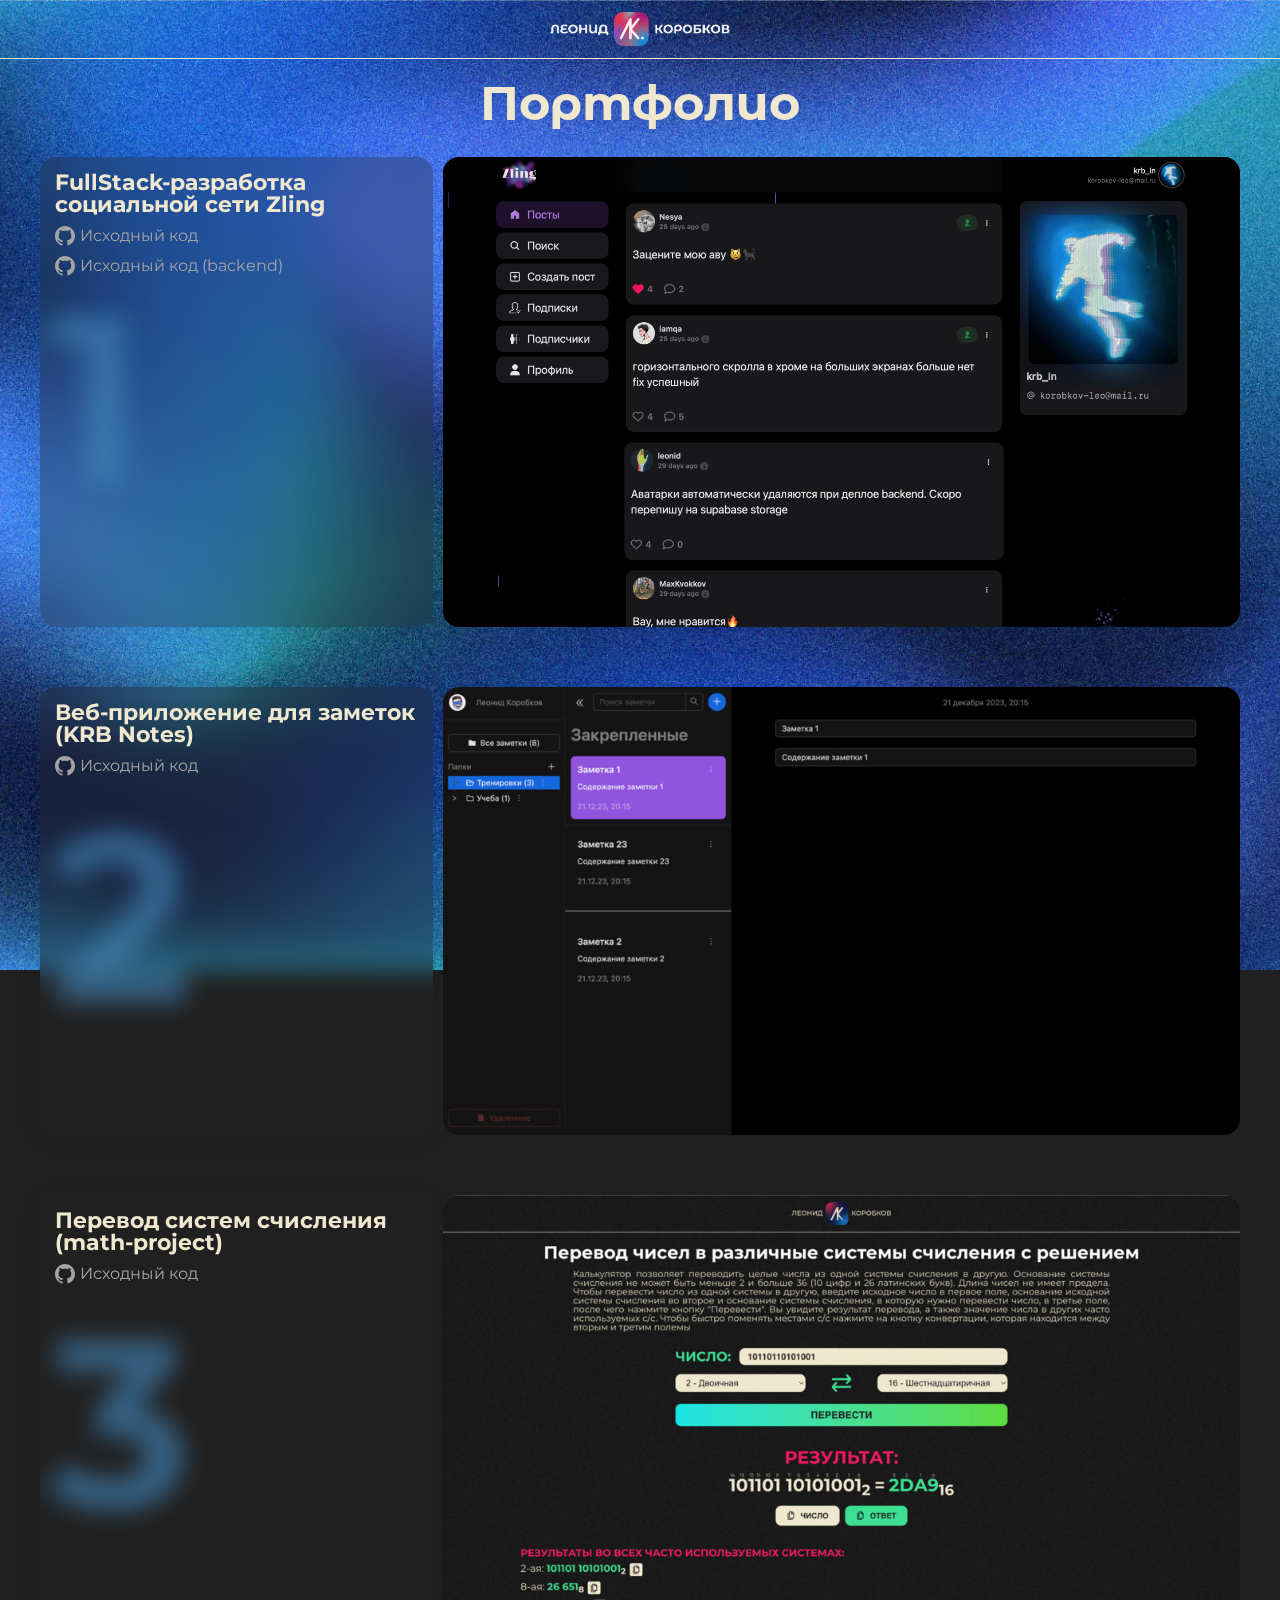
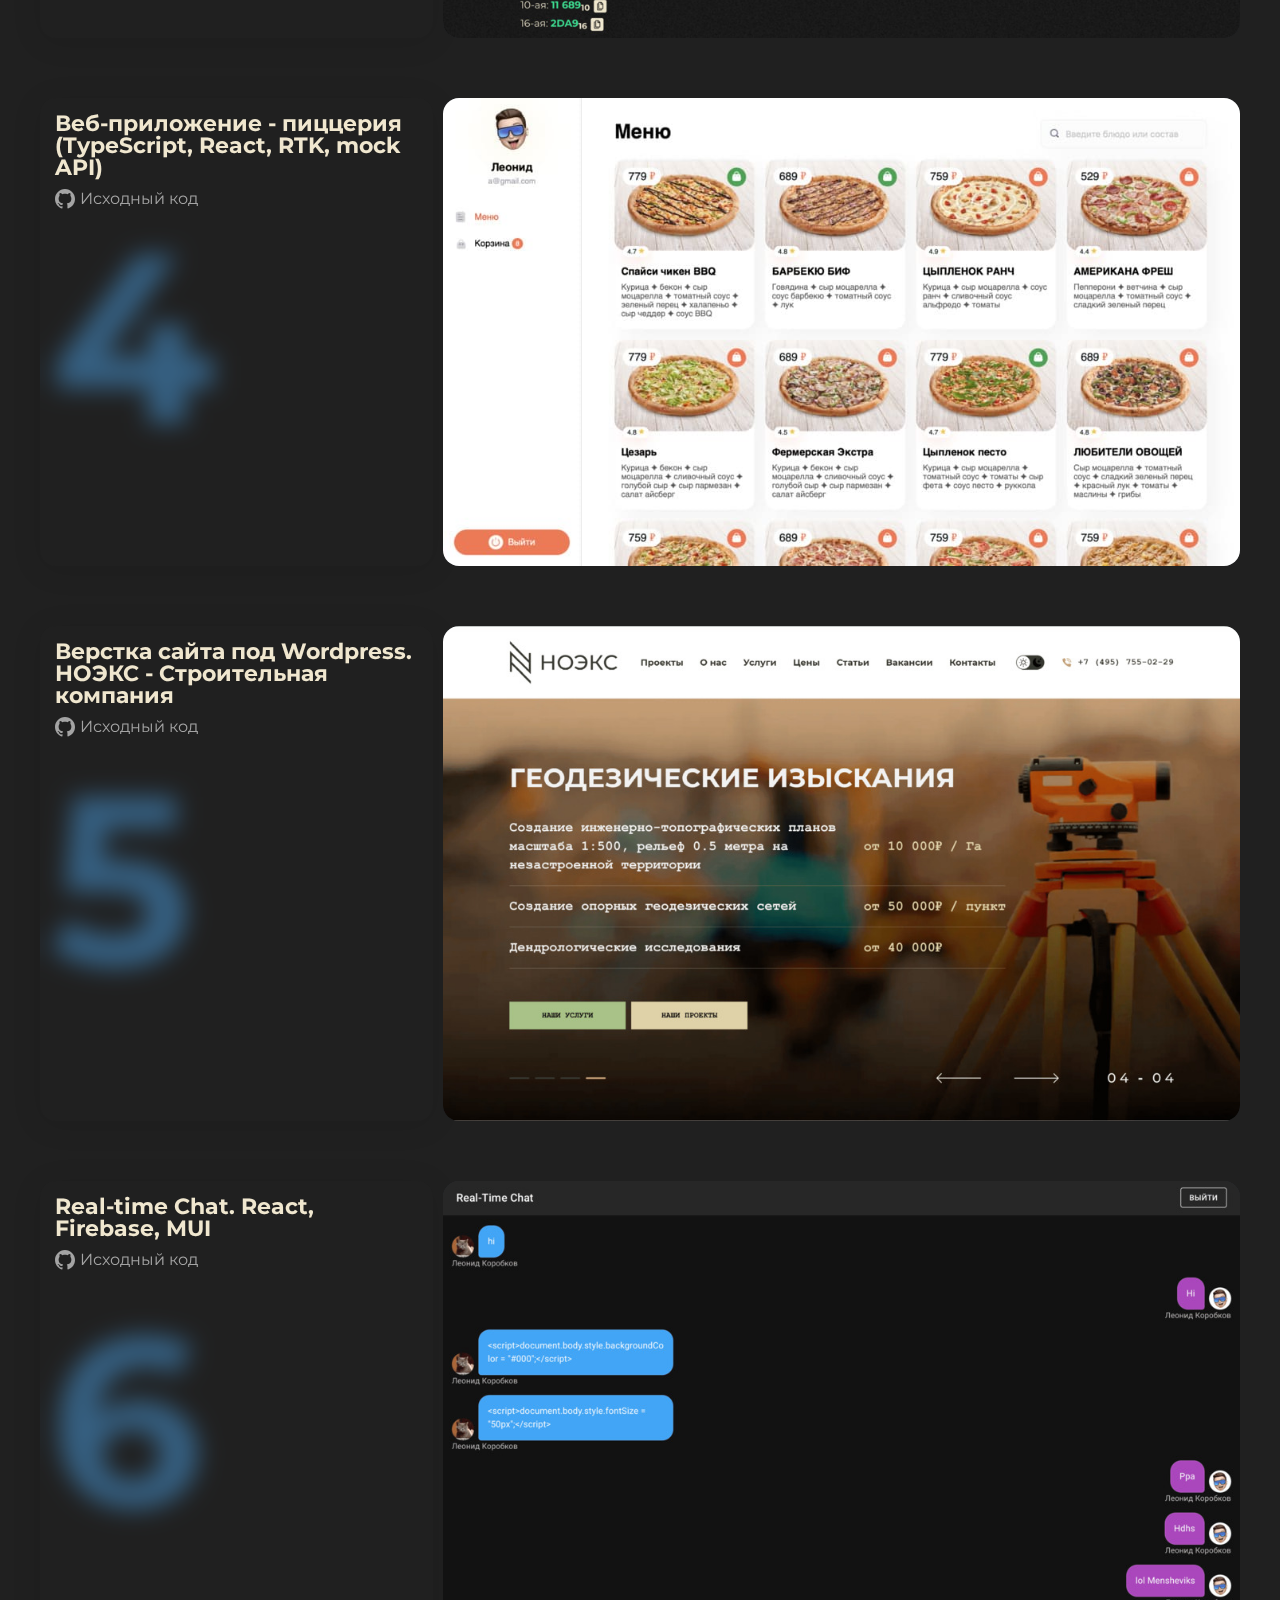
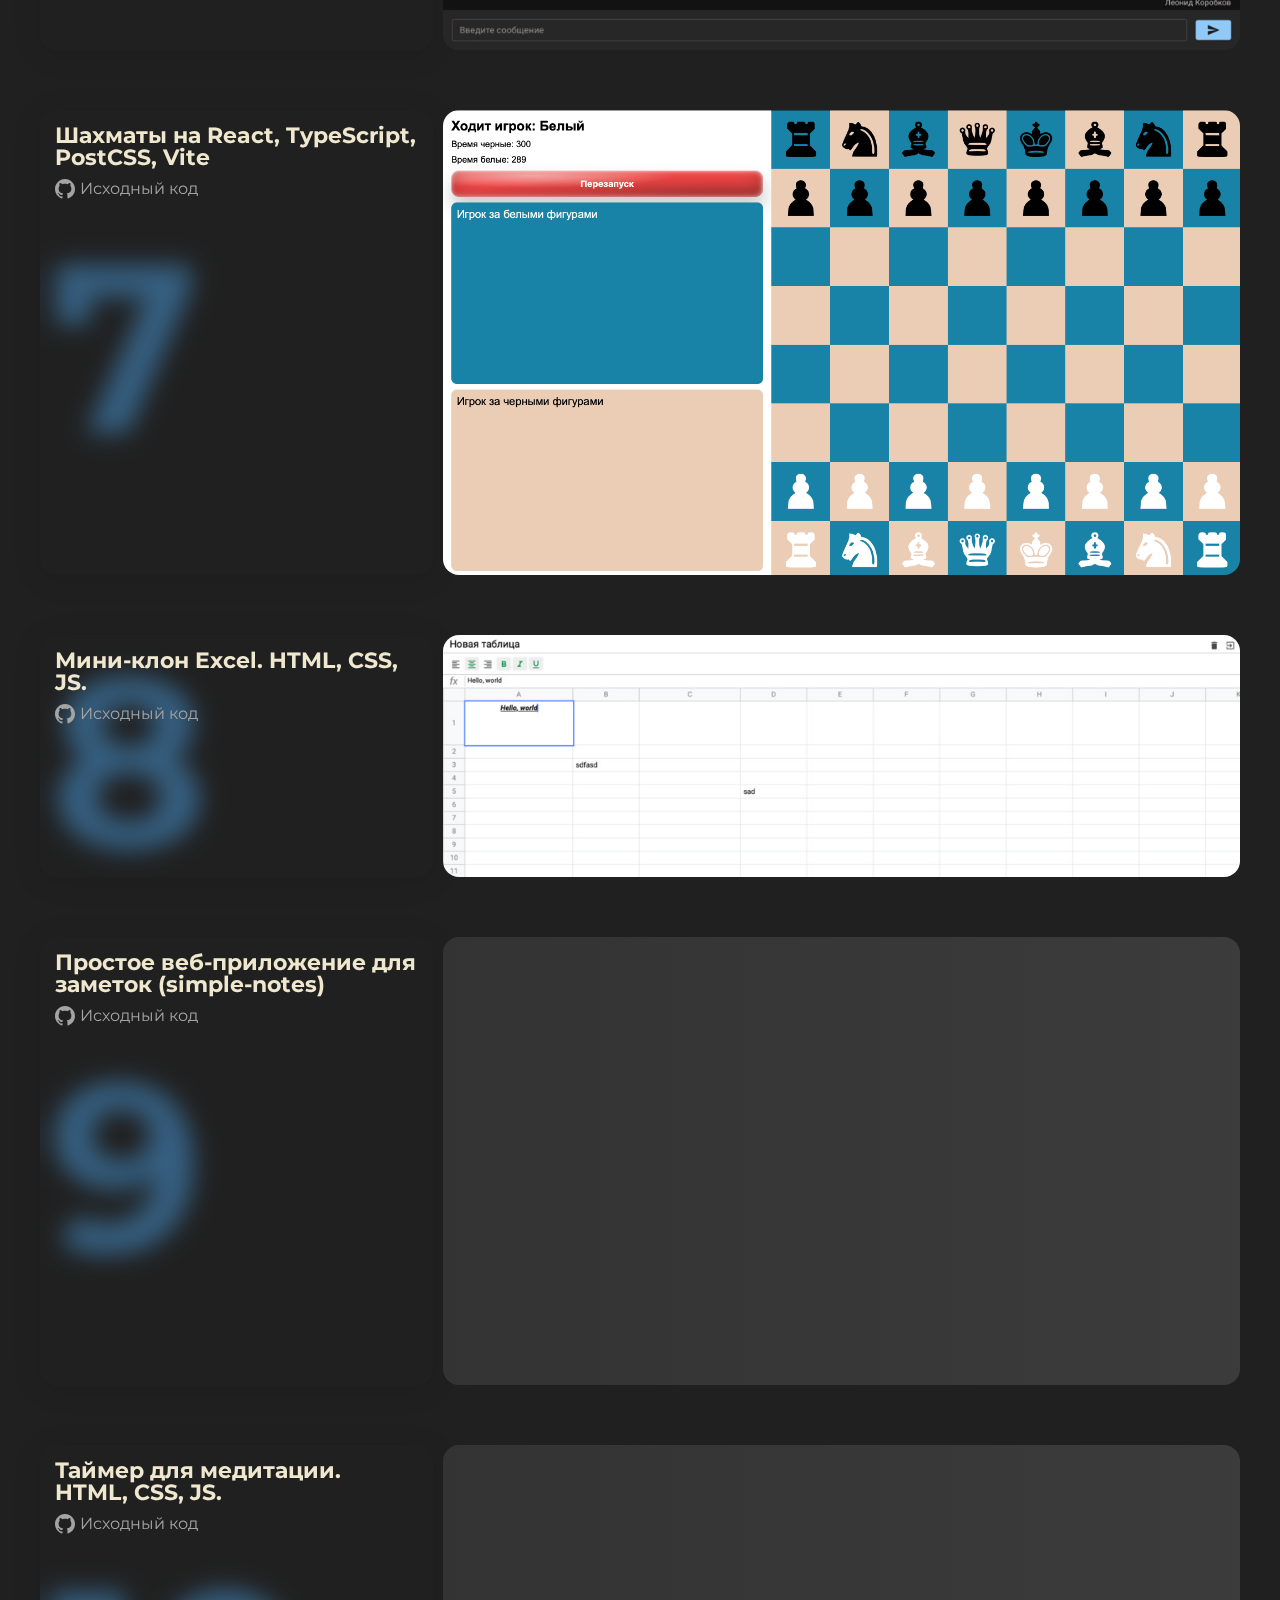
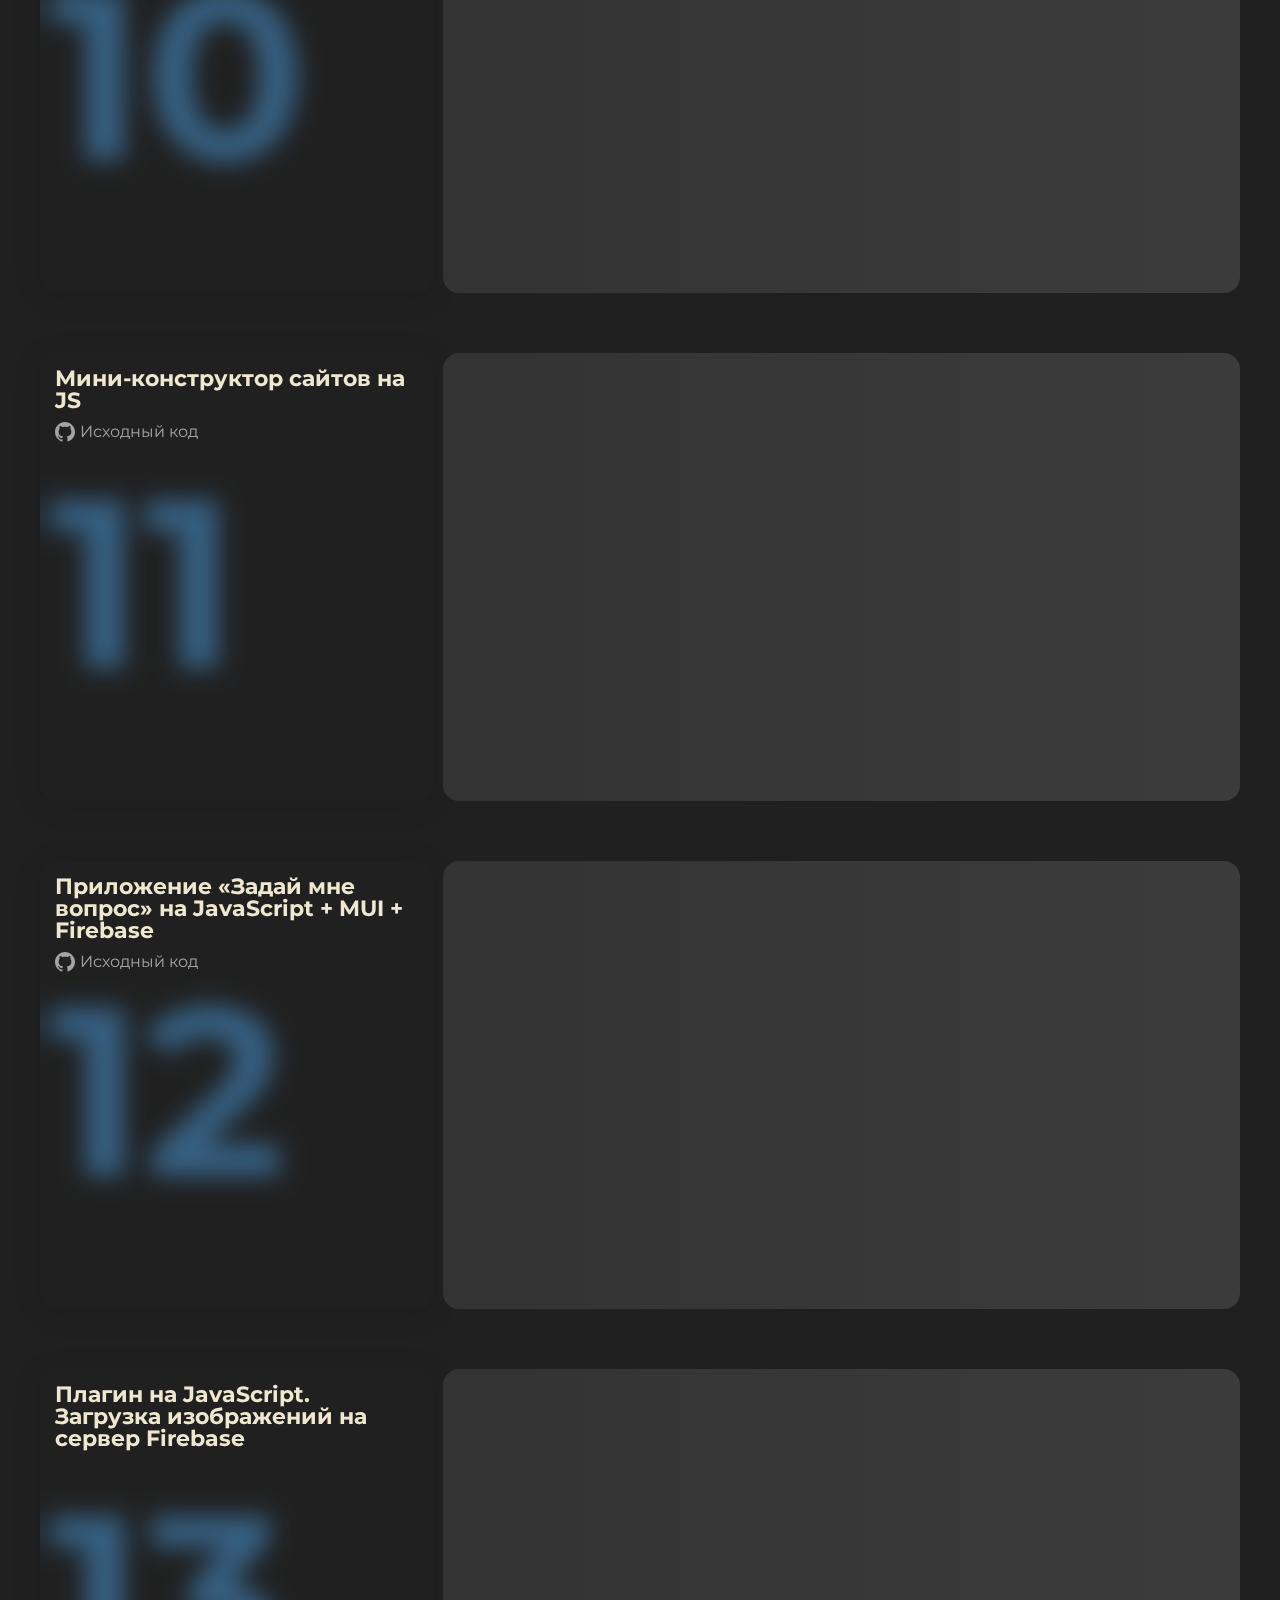
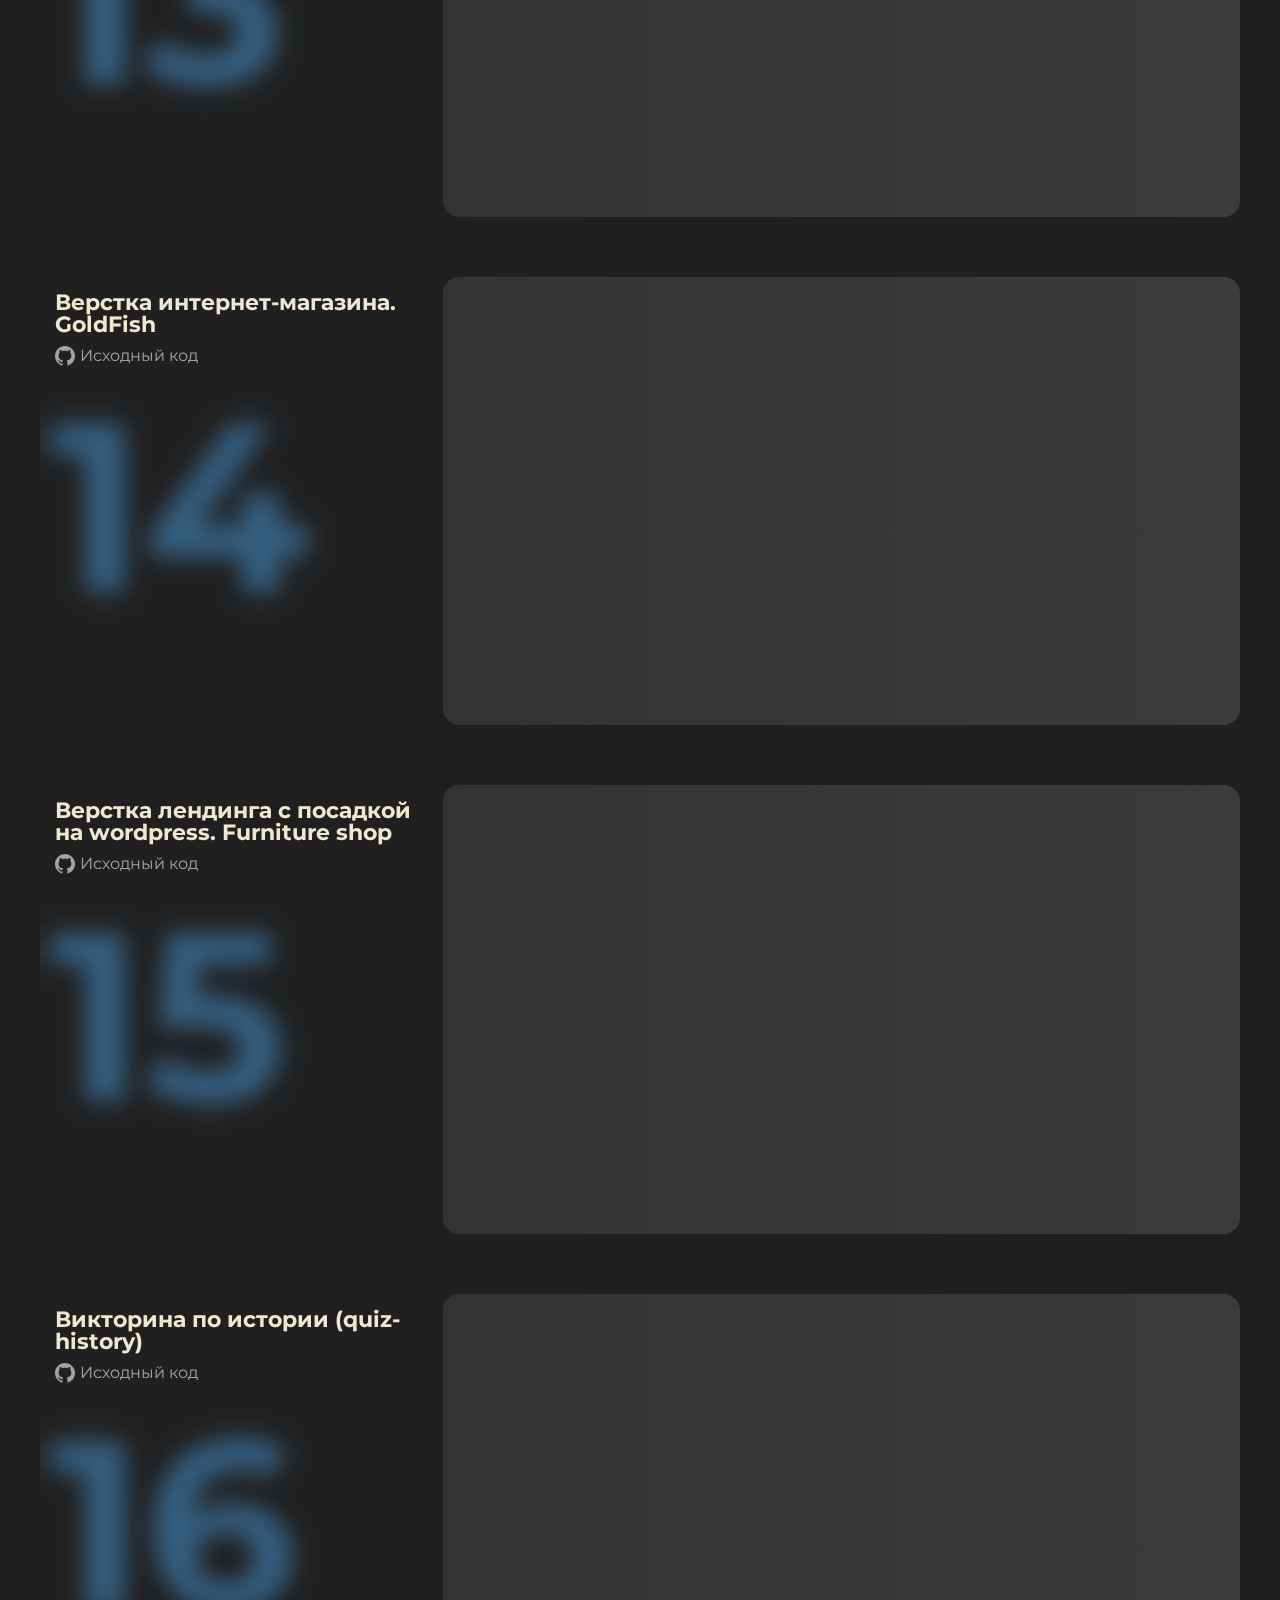
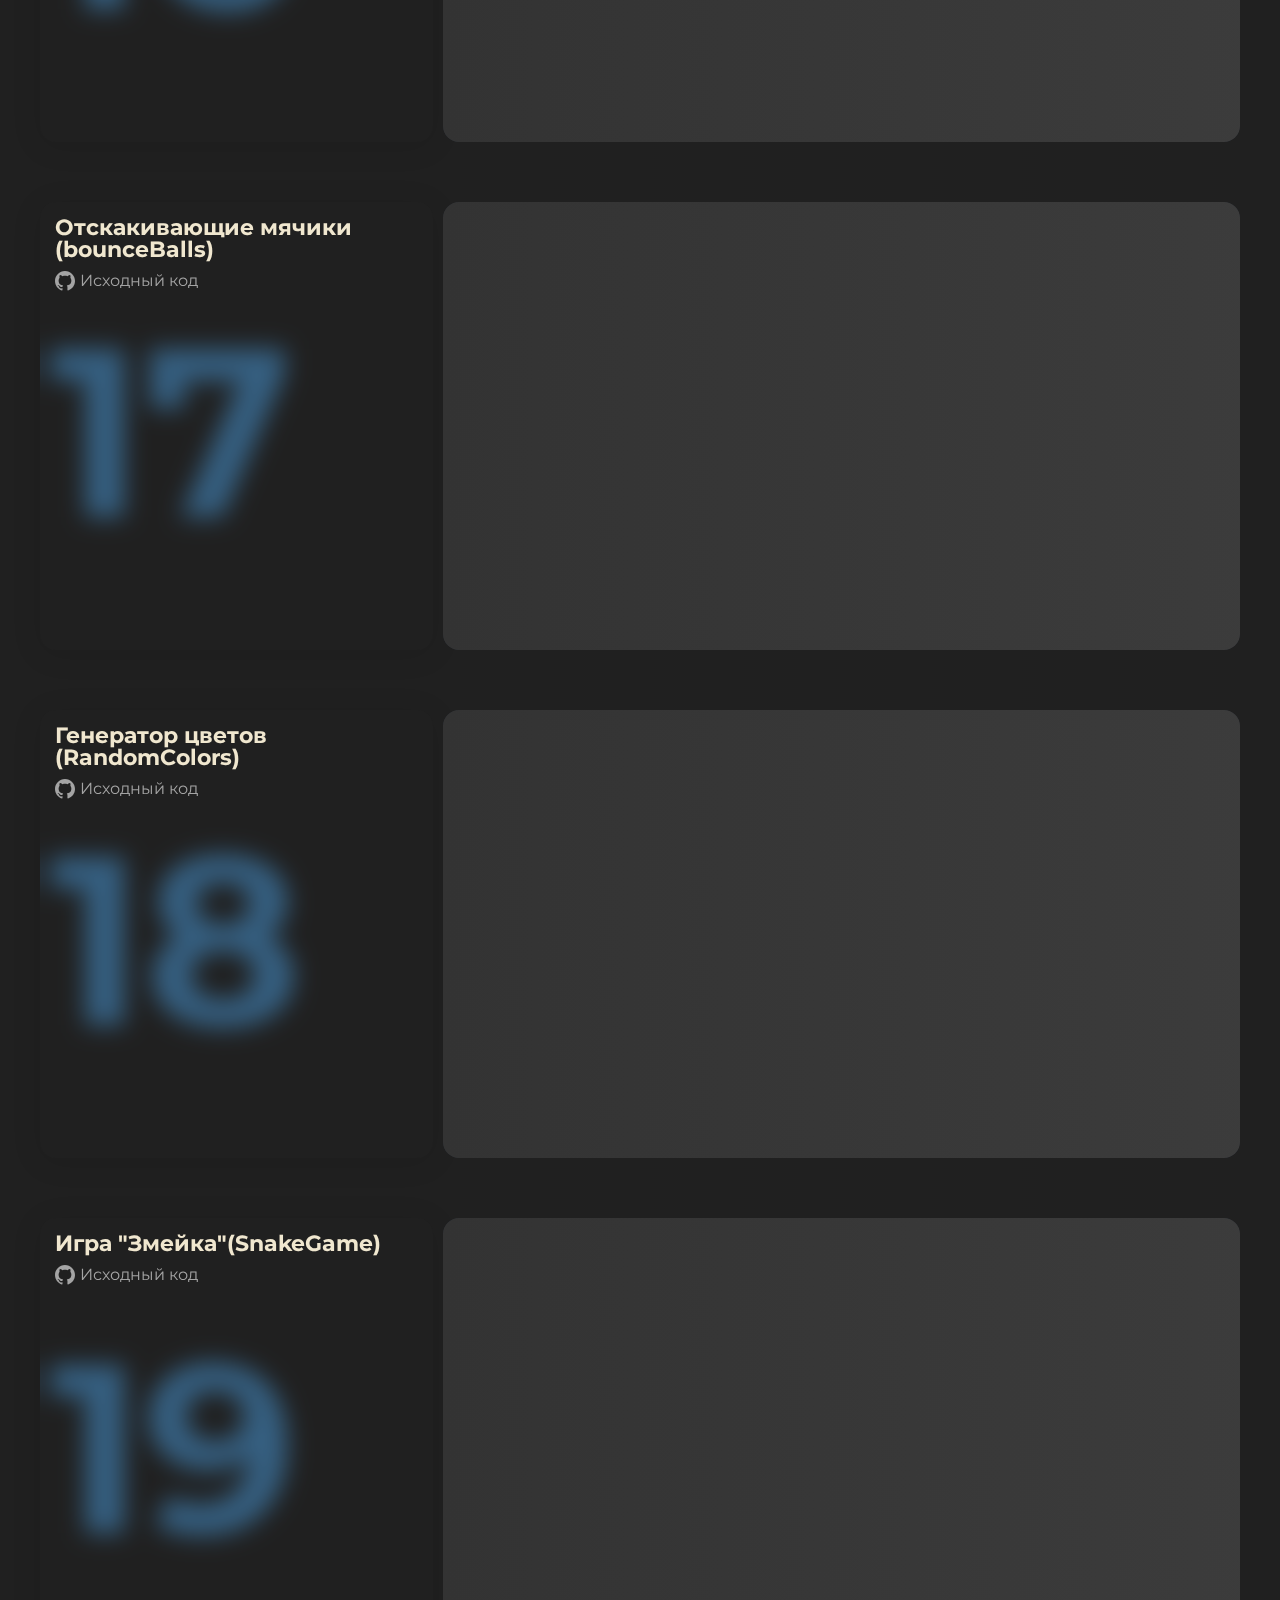
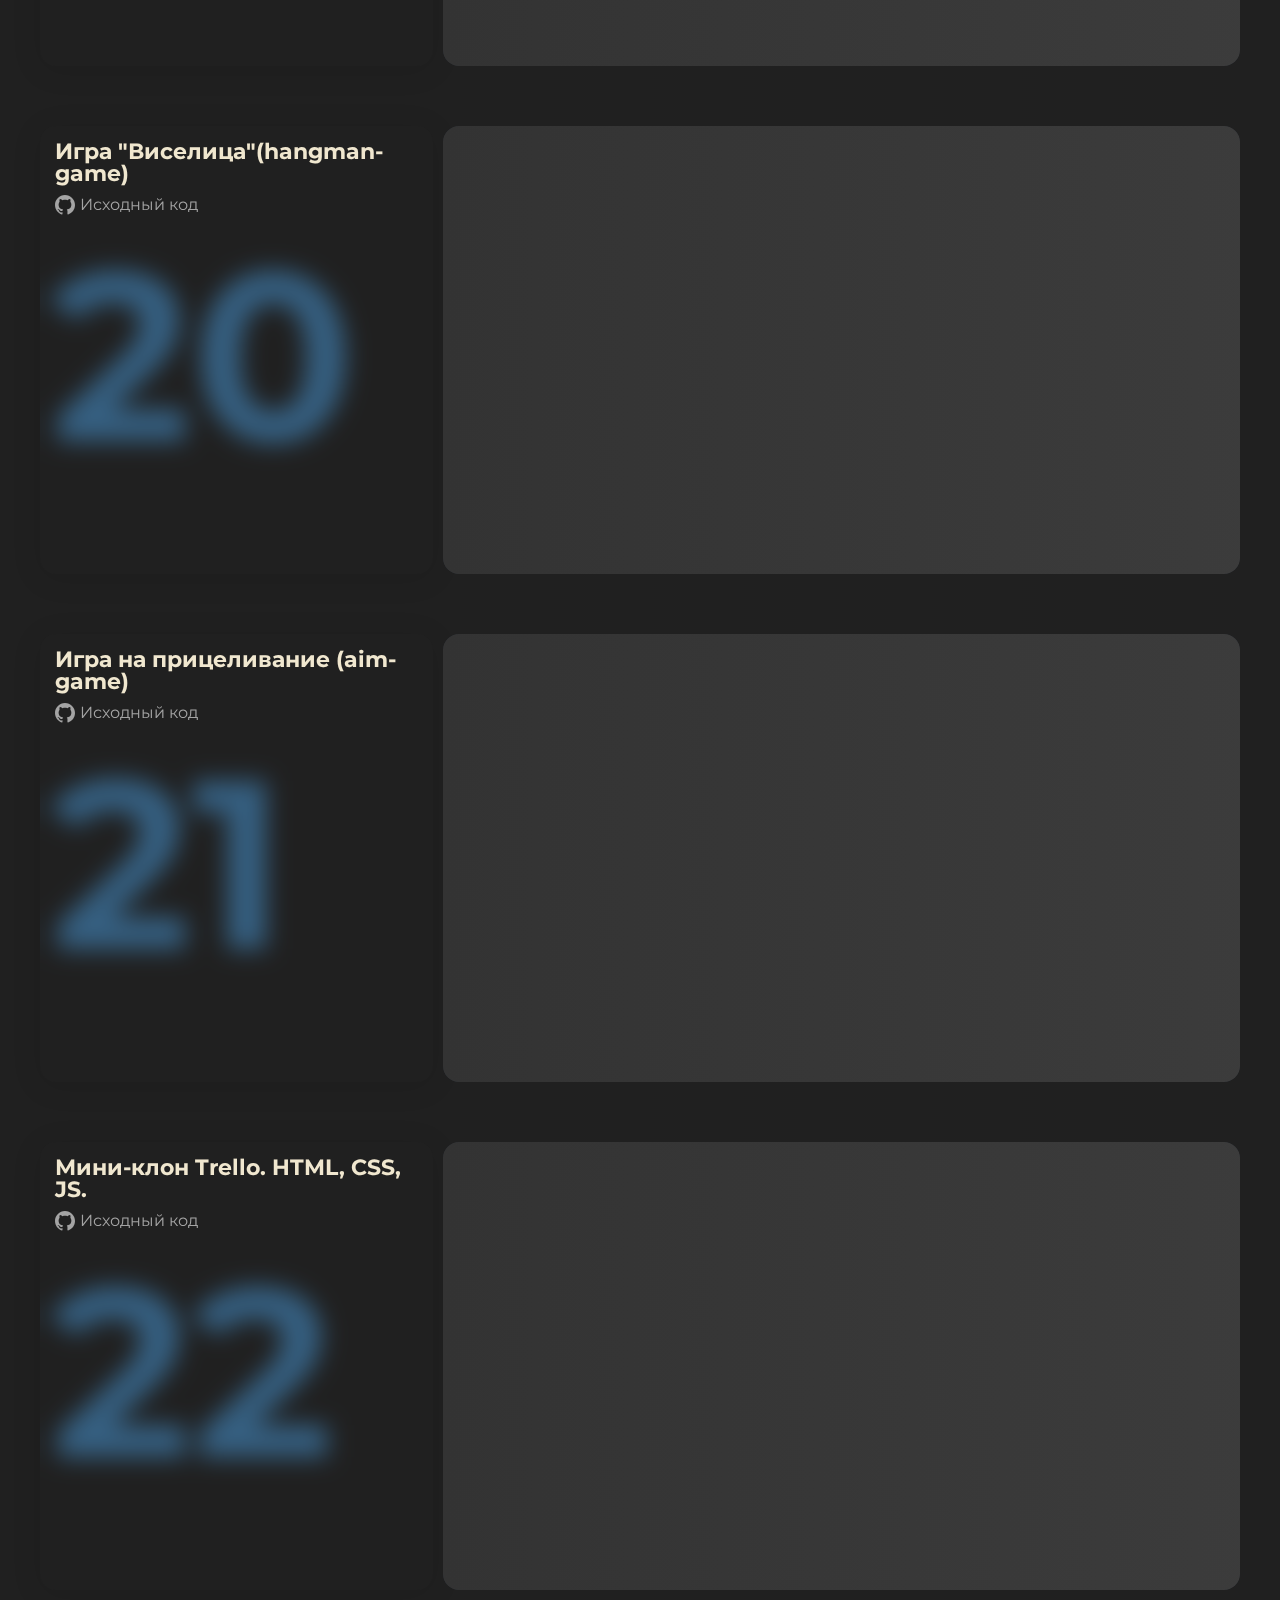
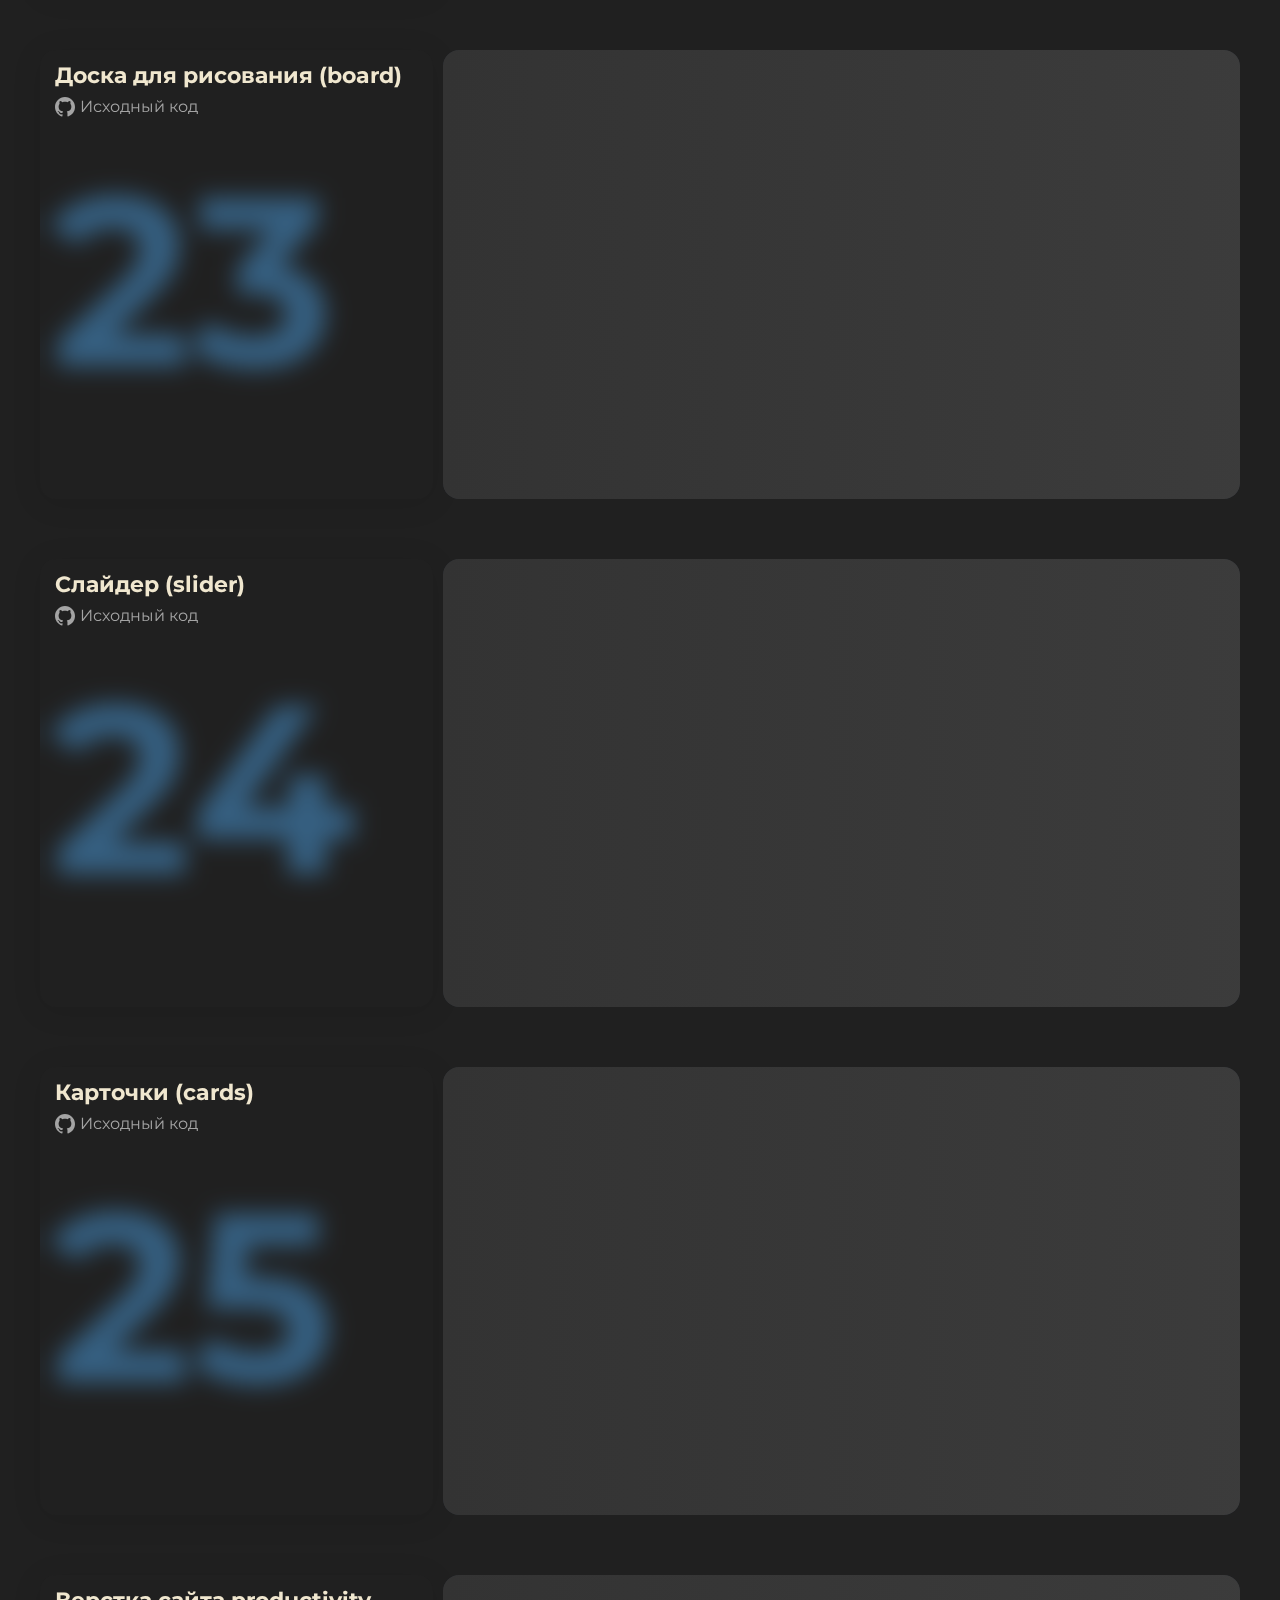
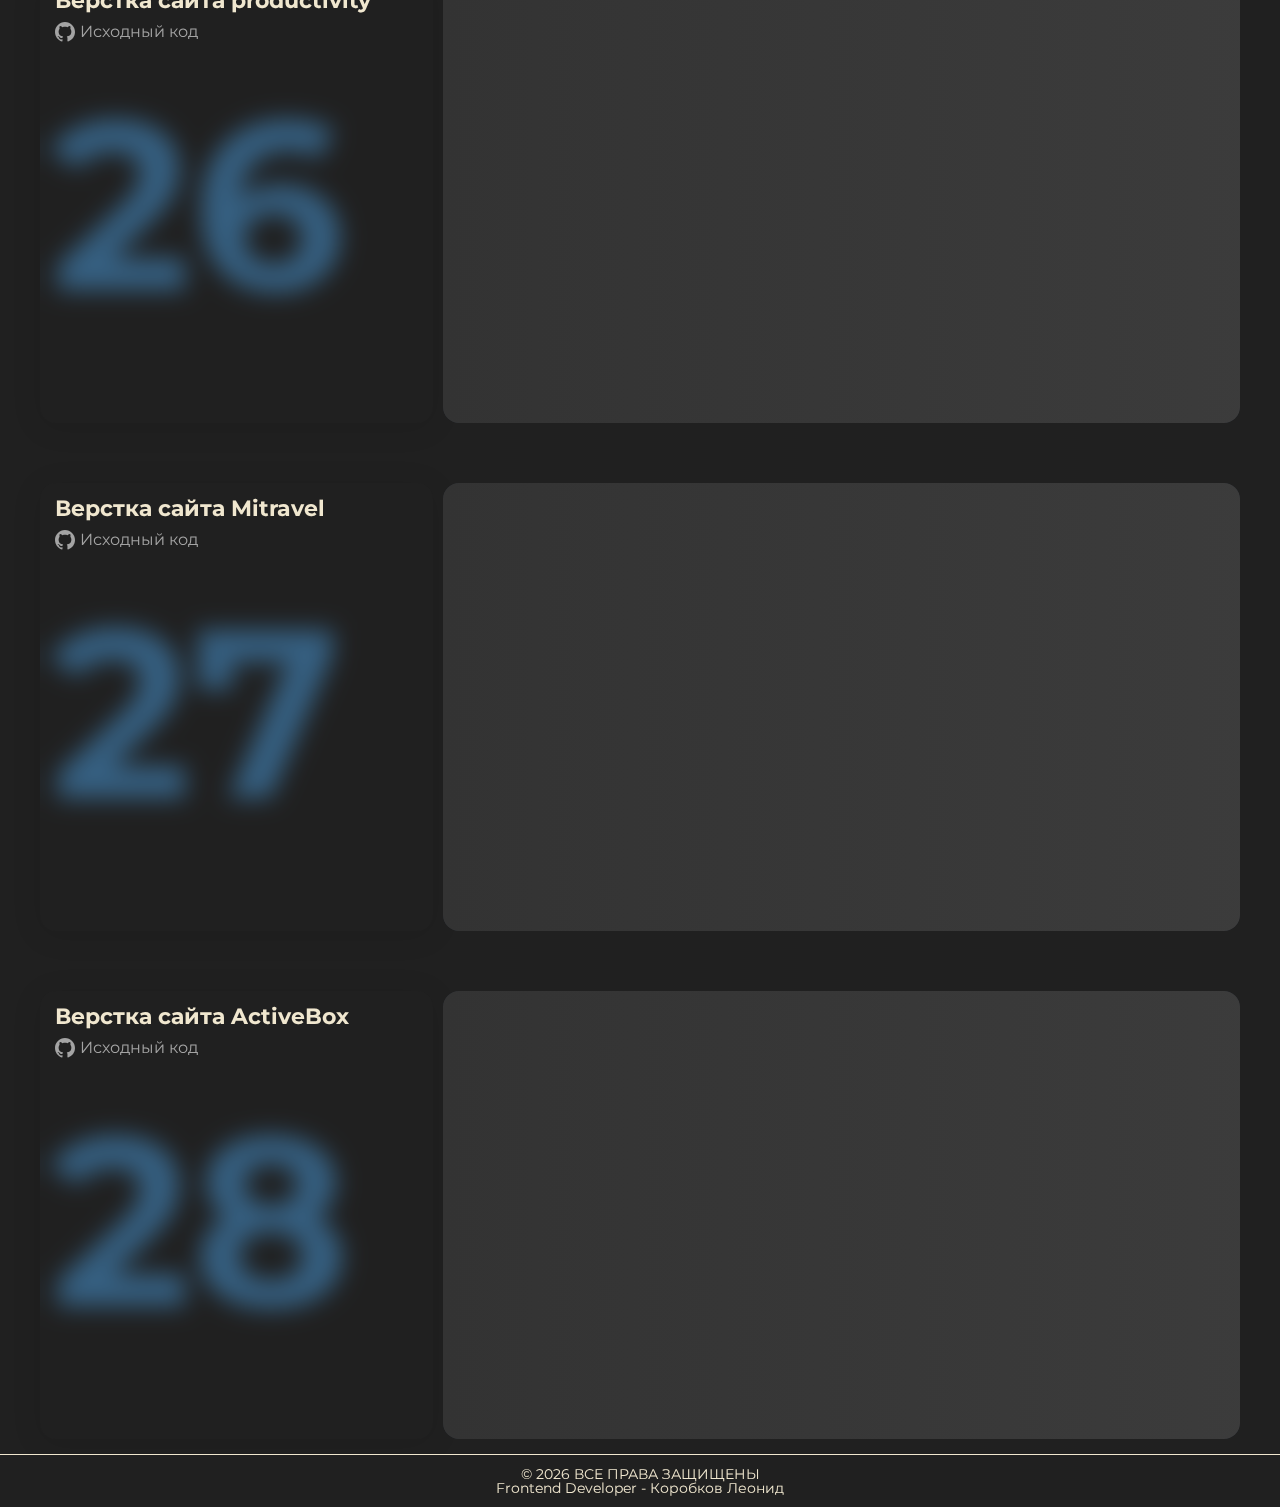
<file: index.html>
<!DOCTYPE html>
<html lang="ru">

<head>
  <!-- Yandex.RTB -->
  <script>window.yaContextCb = window.yaContextCb || []</script>
  <script src="https://yandex.ru/ads/system/context.js" async></script>
  <meta charset="UTF-8">
  <meta http-equiv="X-UA-Compatible" content="IE=edge">
  <meta name="viewport" content="width=device-width, initial-scale=1.0">

  <meta name="yandex-verification" content="c2b53a53c55390c5" />

  <meta name="description" content="Портфолио Frontend разработчика Леонида Коробкова">
  <meta name="keywords" content="Леонид Коробков, github, GitHub, проекты, javascript">
  <meta name="robots" content="all" />
  <meta name="author" content="Коробков Леонид" />
  <meta name="copyright" lang="ru" content="Коробков Леонид" />
  <title>Портфолио Леонида Коробкова</title>

  <link rel="stylesheet" href="style.css">

  <link rel="icon" type="image/png" href="/favicon-96x96.png" sizes="96x96" />
  <link rel="icon" type="image/svg+xml" href="/favicon.svg" />
  <link rel="shortcut icon" href="/favicon.ico" />
  <link rel="apple-touch-icon" sizes="180x180" href="/apple-touch-icon.png" />
  <meta name="apple-mobile-web-app-title" content="krbln" />
  <link rel="manifest" href="/site.webmanifest" />

  <link rel="preload" as="image" href="img/bg-sharp-blue.jpg">
</head>

<body>
  <div class="wrapper">

    <header class="header">
      <div class="header__container">
        <div class="header__body">
          <div class="header__logo">
            <img src="img/logo.png" alt="logo">
          </div>
        </div>
      </div>
    </header>

    <main class="page">
      <section class="main">
        <div class="main__container">
          <div class="main__body">
            <h1 class="main__title main-title">Портфолио</h1>
            <ul class="main__list"></ul>
          </div>
        </div>
      </section>
    </main>

    <footer class="footer">
      <div class="footer__container">
        <div class="footer__body">
          <p class="footer__p">©
            <script>
              document.write(new Date().getFullYear());

            </script> ВСЕ ПРАВА ЗАЩИЩЕНЫ
          </p>
          <p class="footer__p">
            <small>Frontend Developer - Коробков Леонид</small>
          </p>
        </div>
      </div>
    </footer>
  </div>

  <script src="js/index.js" type="module"></script>
</body>

</html>
</file>
<file: style.css>
@import url('https://fonts.googleapis.com/css2?family=Montserrat:wght@400;700&display=swap');
@import url('https://fonts.googleapis.com/css2?family=Montserrat+Alternates:wght@400;600&display=swap');

html {
  --white-color: #fff;
  --dark-main-color: #202020;
  --white-color: #f0e7cf;
  --accent-color: #9353d3;
}
* {
  padding: 0px;
  margin: 0px;
  border: 0px;
}
*,
*:before,
*:after {
  box-sizing: border-box;
}
html,
body {
  height: 100%;
  min-width: 320px;
}
body {
  color: var(--white-color);
  line-height: 1;
  font-family: 'Montserrat', 'Montserrat Alternates', sans-serif;
  font-weight: normal;
  font-size: 18px;
  background: var(--dark-main-color);
  height: 100%;
  text-rendering: optimizeLegibility;
  -ms-text-size-adjust: 100%;
  -moz-text-size-adjust: 100%;
  -webkit-text-size-adjust: 100%;
  -webkit-font-smoothing: antialiased;
  -moz-osx-font-smoothing: grayscale;
  overflow-x: hidden;
}
input,
button,
textarea {
  font-family: 'Ubuntu', sans-serif;
  font-size: 18px;
  font-weight: 700;
}
input::placeholder {
  font-weight: 700;
  font-size: 18px;
  line-height: 21px;
  color: #a3adbf;
}
button {
  cursor: pointer;
  color: inherit;
  background-color: inherit;
}
a {
  color: inherit;
  display: inline-block;
}
a:link,
a:visited {
  text-decoration: none;
}
a:hover {
  text-decoration: none;
}
ul {
  margin-bottom: 20px;
  list-style: decimal;
}
li::marker {
  font-weight: bold;
}
li:not(:last-child) {
  margin-bottom: 10px;
}
li a:hover {
  text-decoration: underline;
}
img {
  vertical-align: top;
  max-width: 100%;
}
h1,
h2,
h3,
h4,
h5,
h6 {
  font-weight: inherit;
  font-size: inherit;
}
sub,
sup {
  line-height: 0;
}

.wrapper {
  min-height: 100vh;
  min-width: 100vw;
  display: flex;
  flex-direction: column;
  overflow: hidden;
  /* background: linear-gradient(0deg, rgba(32, 32, 32, 0.3), rgba(32, 32, 32, 0.3)), url('img/bg-sharp-blue.jpg') no-repeat center center / cover; */
  position: relative;
}

.wrapper::before {
  content: '';
  /* background-image: url(img/bg-3-min.jpg); */
  background: url('img/bg-sharp-blue.jpg') no-repeat center center / cover;

  position: fixed;
  left: 0;
  right: 0;
  bottom: 0;
  z-index: -1;
  top: -70px;
  transform: translateY(70px);
}
.wrapper > main {
  flex: 1 1 auto;
  overflow: hidden;
  z-index: 2;
}
.wrapper > * {
  min-width: 0;
}
[class*='__container'] {
  max-width: 1230px;
  margin: 0 auto;
  padding: 0 15px;
}

.header {
  border-bottom: 1px solid var(--white-color);
  z-index: 2;
}
.header__body {
  display: flex;
  justify-content: center;
  padding: 12px 0;
}
.header__logo {
  max-width: 244px;
  max-height: 56px;
}
.header__logo img {
  max-width: 100%;
  object-fit: cover;
}
.wrapper:not(.wrapper__main) .header__logo {
  max-width: 180px;
  max-height: 56px;
}
.footer {
  font-size: 14px;
  border-top: 1px solid var(--white-color);
  z-index: 2;
}
.footer__body {
  display: flex;
  justify-content: center;
  align-items: center;
  flex-direction: column;
  padding: 12px 0;
}
.footer__body small {
  font-size: inherit;
}

.main-title {
  font-family: 'Montserrat Alternates', sans-serif;
  font-weight: bold;
  font-size: 48px;
  text-align: center;
  color: var(--white-color);
  margin-bottom: 15px;
  margin-top: 20px;
}
.main__list {
  display: grid;
  gap: 40px;
}
ul {
  list-style-type: none;
  counter-reset: num;
  margin: 0;
  padding: 15px 0 5px 0;
  font-size: 16px;
}
ul li {
  position: relative;
  margin: 0 0 0 0;
  padding: 0 0 10px 0;
}
ul li::before {
  content: counter(num);
  z-index: -1;
  counter-increment: num;
  display: inline-block;
  position: absolute;
  top: 50%;
  transform: translate(0, -50%);
  left: 10px;
  color: #52b3ff;
  text-align: center;
  opacity: 0.65;
  font-size: clamp(6.25rem, 3.068rem + 15.91vw, 15rem);
  font-weight: bold;
}
.main__item-link {
  transition: transform 1s ease 0s;
  cursor: url('img/cursor.png'), pointer;
}
.main__item-link:hover {
  transform: scale(1.02);
}
.main__item {
  display: grid;
  grid-template-columns: repeat(12, 1fr);
  gap: 10px;
}
.main__links-group {
  background: rgba(255, 255, 255, 0.33);
  padding: 15px;
  backdrop-filter: blur(12px);
  -webkit-backdrop-filter: blur(12px);
  background: rgba(32, 32, 32, 0.33);
  border-radius: 16px;
  box-shadow: 0 4px 30px rgba(0, 0, 0, 0.1);
}
.main__link {
  font-size: clamp(1.125rem, 1.034rem + 0.45vw, 1.375rem);
  margin-bottom: 10px;
  grid-column: span 4;
  color: var(--white-color);
  font-weight: bold;
}

.main__github-link {
  color: #a4a4a4;
  text-decoration: none;
  display: flex;
  align-items: center;
  gap: 5px;
  margin-bottom: 10px;
  transition: color 0.3s ease;
}

.main__github-link:hover {
  color: #d6d6d6;
}

.main__github-icon {
  width: 20px;
  height: 20px;
}

.main__img-container {
  position: relative;
  overflow: hidden;
  background-color: #2c2f35;
  aspect-ratio: 16 / 9;
  max-width: 100%;
  border-radius: 16px;
  grid-column: span 8;
  transition: all 0.3s ease 0s;
}
.skeleton {
  position: absolute;
  top: 0;
  left: 0;
  width: 100%;
  height: 100%;
  border-radius: 16px;

  /* background: linear-gradient(-90deg, #f0f0f0 0%, #bdbdbd 50%, #f0f0f0 100%);
  background-size: 400% 400%;
  animation: pulse 1.2s ease-in-out infinite;
  -webkit-animation: pulse 1.2s ease-in-out infinite; */

  background: linear-gradient(
    -90deg,
    #333333 0%,
    #444444 50%,
    #333333 100%
  ); /* Темные цвета */
  background-size: 400% 400%;
  animation: pulse 1.5s ease-in-out infinite; /* Плавная анимация */
  -webkit-animation: pulse 1.5s ease-in-out infinite; /* Плавная анимация */
}

@-webkit-keyframes pulse {
  0% {
    background-position: 0% 0%;
  }
  100% {
    background-position: -135% 0%;
  }
}
@keyframes pulse {
  0% {
    background-position: 0% 0%;
  }
  100% {
    background-position: -135% 0%;
  }
}

.main__img {
  opacity: 0;
  transition: opacity 0.5s ease-in-out;
}
._lazy-loaded {
  opacity: 1;
}

@media (max-width: 778px) {
  .main__item {
    display: flex;
    flex-direction: column;
    row-gap: 10px;
  }
  .main-title {
    font-size: 32px;
  }
  .main__links-group {
    backdrop-filter: blur(7px);
    -webkit-backdrop-filter: blur(7px);
  }
  ul li:before {
    top: 0;
    transform: translate(0, -30%);
    right: 0px;
    left: auto;
    font-weight: bold;
  }
}
</file>
